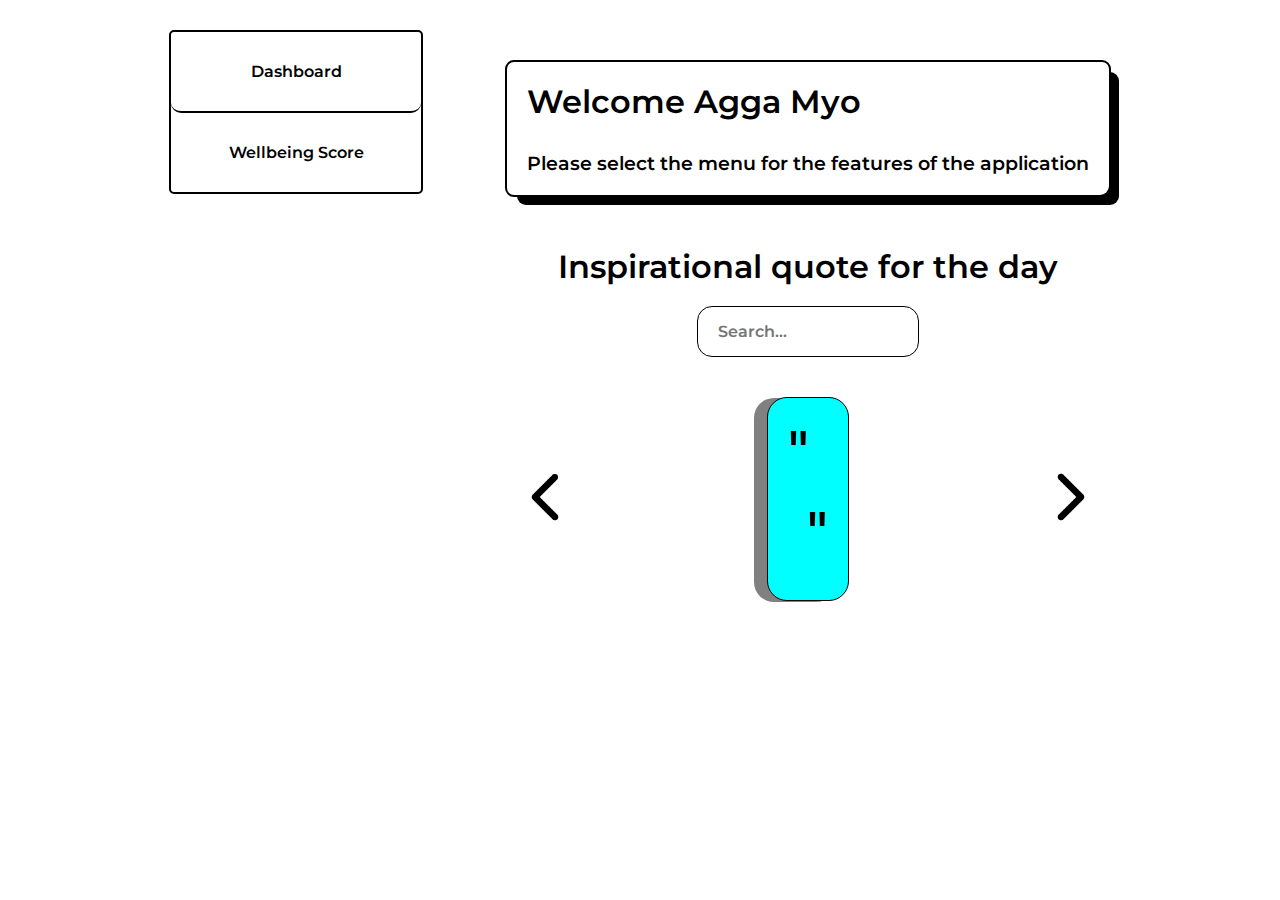
<file: index.html>
<!DOCTYPE html>
<html lang="en">
  <head>
    <meta charset="UTF-8" />
    <meta name="viewport" content="width=device-width, initial-scale=1.0" />
    <link rel="preconnect" href="https://fonts.googleapis.com" />
    <link rel="preconnect" href="https://fonts.gstatic.com" crossorigin />
    <link
      href="https://fonts.googleapis.com/css2?family=Comfortaa:wght@300..700&family=Montserrat:ital,wght@0,100..900;1,100..900&display=swap"
      rel="stylesheet"
    />
    <link rel="stylesheet" href="../css/style.css" />
    <link rel="stylesheet" href="../css/quote.css" />
  </head>
  <body>
    <div
      style="
        max-width: 80%;
        margin: auto;
        display: flex;
        flex-wrap: wrap;
        justify-content: space-around;
        margin-top: 30px;
        height: 100%;
      "
    >
      <!-- menubar -->
      <div
        style="
          width: 250px;
          display: flex;
          justify-content: center;
          border: 2px solid black;
          border-radius: 5px;
          height: 100%;
        "
      >
        <ul style="list-style-type: none; width: 100%">
          <li
            style="
              padding: 15px;
              display: flex;
              justify-content: center;
              border-bottom: 2px solid;
              border-radius: 10px;
            "
          >
            <a href="/dashboard.html" style="padding: 15px">Dashboard</a>
          </li>
          <li style="padding: 15px; display: flex; justify-content: center">
            <a href="/wellbeing-score.html" style="padding: 15px"
              >Wellbeing Score</a
            >
          </li>
        </ul>
      </div>

      <div style="height: 100%">
        <div
          style="
            border: 2px solid;
            height: 100%;
            margin: auto;
            margin-top: 30px;
            border-radius: 9px;
          "
        >
          <div
            style="
              padding: 20px;
              box-shadow: 10px 10px black;
              border-radius: 9px;
            "
          >
            <h1>Welcome Agga Myo</h1>
            <p style="margin-top: 30px; font-size: larger">
              Please select the menu for the features of the application
            </p>
          </div>
        </div>
        <div>
          <h1 style="display: flex; justify-content: center; margin-top: 50px">
            Inspirational quote for the day
          </h1>
          <div class="search-container">
            <input
              type="text"
              class="search-box"
              placeholder="Search..."
              id="search-input"
              value=""
            />
          </div>
          <div
            style="
              display: flex;
              justify-content: space-between;
              align-items: center;
              max-width: 100%;
              margin: auto;
              margin-top: 40px;
            "
          >
            <div id="previous-button">
              <img
                src="../img/left.png"
                alt=""
                style="width: 80px; cursor: pointer"
              />
            </div>
            <blockquote class="quote-container">
              <div style="margin: 20px; font-size: 50px">"</div>
              <p id="quote-content"></p>
              <div style="margin: 20px; text-align: end; font-size: 50px">
                "
              </div>
              <p id="quote-author"></p>
            </blockquote>
            <div id="next-button">
              <img
                src="../img/next.png"
                alt=""
                style="width: 80px; cursor: pointer"
              />
            </div>
          </div>
        </div>
      </div>
    </div>
    <script src="../js/quote.js"></script>
  </body>
</html>
</file>
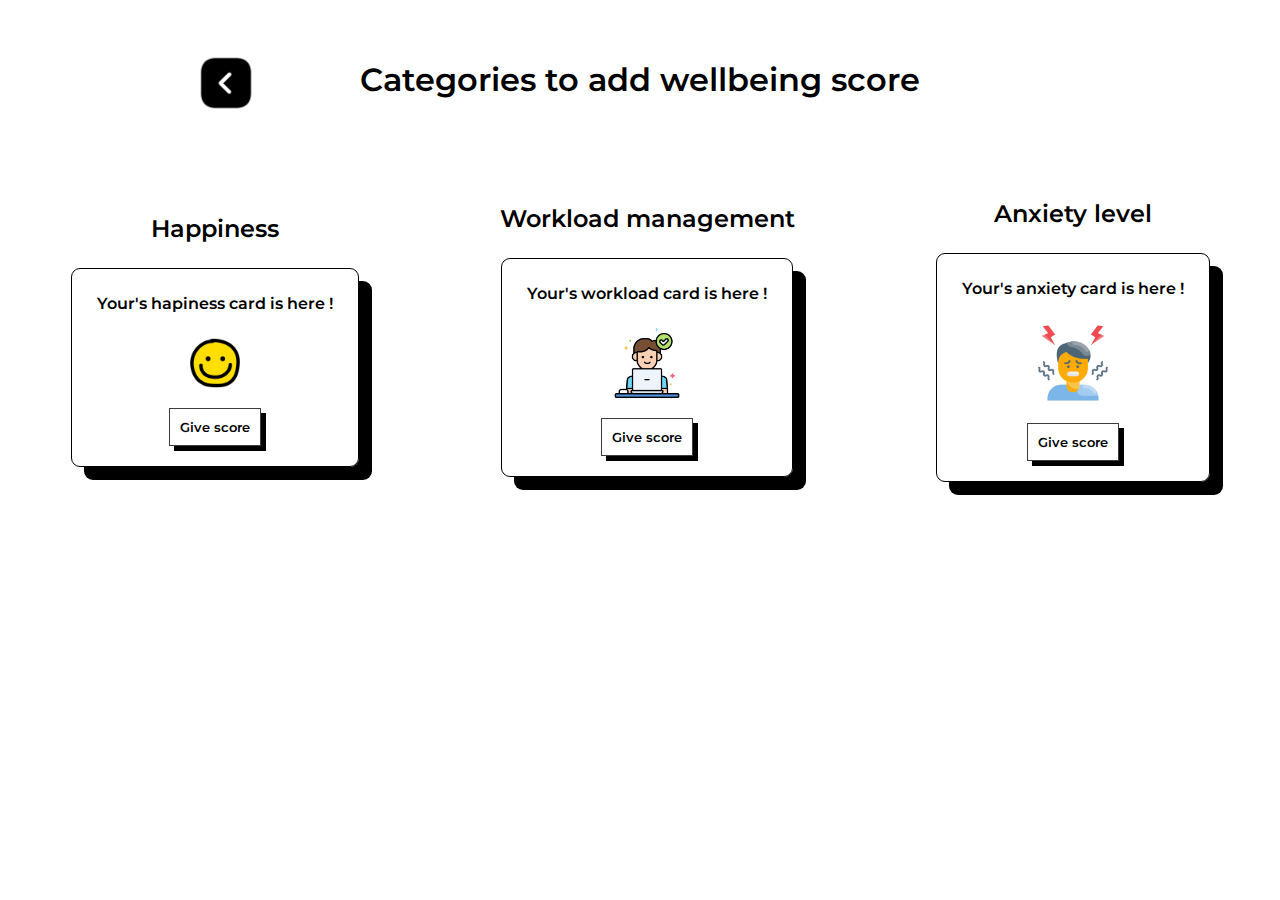
<file: wellbeing-score.html>
<!DOCTYPE html>
<html lang="en">
  <head>
    <meta charset="UTF-8" />
    <meta name="viewport" content="width=device-width, initial-scale=1.0" />
    <link rel="preconnect" href="https://fonts.googleapis.com" />
    <link rel="preconnect" href="https://fonts.gstatic.com" crossorigin />
    <link
      href="https://fonts.googleapis.com/css2?family=Comfortaa:wght@300..700&family=Montserrat:ital,wght@0,100..900;1,100..900&display=swap"
      rel="stylesheet"
    />
    <link rel="stylesheet" href="../css/wellbeing-score.css" />
    <title>Document</title>
  </head>
  <body>
    <div style="position: absolute; right: 80%; cursor: pointer; bottom: 87%">
      <a href="./index.html"
        ><img src="../img/back-page.png" alt="" style="width: 60px"
      /></a>
    </div>
    <h1
      style="
        display: flex;
        justify-content: center;
        margin-top: 60px;
        text-align: center;
      "
    >
      Categories to add wellbeing score
    </h1>
    <div
      style="
        display: flex;
        min-width: 80%;
        margin: auto;
        justify-content: space-around;
        margin-top: 100px;
        flex-wrap: wrap;
      "
    >
      <div
        style="
          display: flex;
          flex-direction: column;
          justify-content: center;
          align-items: center;
        "
      >
        <h2>Happiness</h2>
        <div
          id="happy"
          style="
            border: 1px solid black;
            margin-top: 25px;
            /* box-shadow: 10px 10px 15px rgba(0, 0, 0, 0.5);  */
            box-shadow: 13px 13px black;
            border-radius: 9px;
            display: flex;
            flex-direction: column;
            justify-content: center;
            align-items: center;
            cursor: pointer;
          "
        >
          <div class="happy-content">Your's hapiness card is here !</div>
          <img src="../img/happy.png" alt="" style="width: 50px" />
          <button
            id="happy-give-score-button"
            style="
              margin: 20px;
              border: 1px solid rgb(61, 60, 60);
              padding: 10px;
              background: transparent;
              box-shadow: 5px 5px black;
              cursor: pointer;
            "
          >
            Give score
          </button>
        </div>
      </div>
      <div
        style="
          display: flex;
          flex-direction: column;
          justify-content: center;
          align-items: center;
        "
        class="mobile-margin"
      >
        <h2>Workload management</h2>
        <div
          id="workload"
          style="
            border: 1px solid black;
            margin-top: 25px;
            box-shadow: 13px 13px black;
            /* box-shadow: 10px 10px 15px rgba(0, 0, 0, 0.5); */
            border-radius: 9px;
            display: flex;
            flex-direction: column;
            justify-content: center;
            align-items: center;
            cursor: pointer;
          "
        >
          <p class="workload-content">Your's workload card is here !</p>
          <img src="../img/working.png" alt="" style="width: 70px" />
          <button
            id="workload-give-score-button"
            style="
              margin: 20px;
              border: 1px solid rgb(61, 60, 60);
              padding: 10px;
              background: transparent;
              box-shadow: 5px 5px black;
              cursor: pointer;
            "
          >
            Give score
          </button>
        </div>
      </div>
      <div
        style="
          display: flex;
          flex-direction: column;
          justify-content: center;
          align-items: center;
        "
      >
        <h2>Anxiety level</h2>
        <div
          class="mobile-margin"
          id="anxiety"
          style="
            border: 1px solid black;
            margin-top: 25px;
            box-shadow: 13px 13px black;
            /* box-shadow: 10px 10px 15px rgba(0, 0, 0, 0.5);  */
            border-radius: 9px;
            display: flex;
            flex-direction: column;
            justify-content: center;
            align-items: center;
            cursor: pointer;
          "
        >
          <p class="anxiety-content">Your's anxiety card is here !</p>
          <img src="../img/anxiety.png" alt="" style="width: 80px" />
          <button
            id="anxiety-give-score-button"
            style="
              margin: 20px;
              border: 1px solid rgb(61, 60, 60);
              padding: 10px;
              background: transparent;
              box-shadow: 5px 5px black;
              cursor: pointer;
            "
          >
            Give score
          </button>
        </div>
      </div>
    </div>

    <script src="../js/wellbeing-score.js"></script>
  </body>
</html>
</file>
<file: css/style.css>
* {
  font-family: "Montserrat", sans-serif;
  font-optical-sizing: auto;
  font-weight: 600;
  font-style: normal;
  margin: 0;
  padding: 0;
}

li {
  padding: 0;
  margin: 0;
  color: inherit; /* Use the inherited color */
  border: none;
}

a {
  color: inherit; /* Remove default link color */
  text-decoration: none;
}
</file>
<file: css/quote.css>
* {
  font-family: "Montserrat", sans-serif;
  font-optical-sizing: auto;
  font-weight: 600;
  font-style: normal;
  margin: 0;
  padding: 0;
}

/* container of the quote section that wraps the quote and it's author */

.quote-container {
  border: 1px solid black;
  max-width: 550px;
  margin: 0 auto;
  border-radius: 20px;
  box-shadow: -13px 1px grey;
  background-color: cyan;
  cursor: pointer;
}

/* styling for the content inside of the quote container */

#quote-content {
  margin: 20px;
  text-align: center;
  font-size: 23px;
}

/* css styling for the author name of the content*/

#quote-author {
  margin: 40px;
  text-align: end;
  font-size: 26px;
  font-weight: 800;
}

/* container search box style for searching the quotes */

.search-container {
  display: flex;
  width: 200px;
  margin: 0 auto;
  margin-top: 20px;
  align-items: center;
  border: 1px solid black;
  border-radius: 15px;
  padding: 5px 10px;
  background-color: #fff;
}

/* the search font and text style within search container  */

.search-box {
  border: none;
  outline: none;
  padding: 10px;
  border-radius: 15px;
  font-size: 16px;
  width: 100px;
}
</file>
<file: css/wellbeing-score.css>
* {
  font-family: "Montserrat", sans-serif;
  font-optical-sizing: auto;
  font-weight: 600;
  font-style: normal;
  margin: 0;
  padding: 0;
}

.happy-content {
  padding: 25px;
}

.workload-content {
  padding: 25px;
}

.anxiety-content {
  padding: 25px;
}

.give-score-happy-content {
  padding: 25px;
  display: flex;
  gap: 60px;
}

.give-score-workload-content {
  padding: 25px;
  display: flex;
  gap: 60px;
}

.give-score-anxiety-content {
  padding: 25px;
  display: flex;
  gap: 60px;
}

.happy-score {
  padding: 10px;
}

.workload-score {
  padding: 10px;
}

.anxiety-score {
  padding: 10px;
}

.happy-score:hover {
  border-bottom: 2px solid black;
}

.workload-score:hover {
  border-bottom: 2px solid black;
}

.anxiety-score:hover {
  border-bottom: 2px solid black;
}

#addScoreContainer {
  display: flex;
  justify-content: center;
}

.selected-score {
  background-color: rgb(72, 240, 252);
  border-radius: 50%;
  font-weight: bold;
}

@media (max-width: 600px) {
  .mobile-margin {
    margin-top: 40px;
  }
}
</file>
